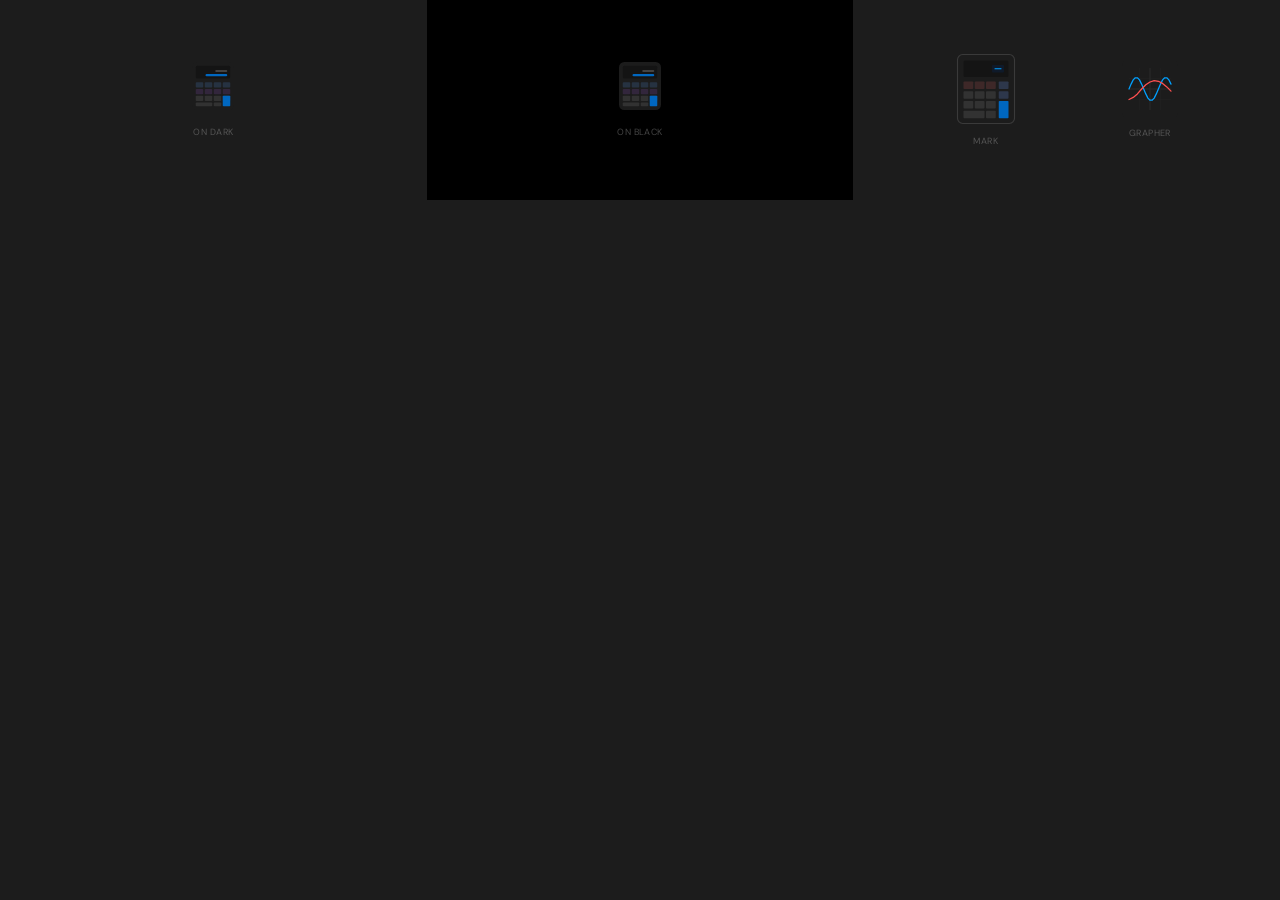
<file: Scientific Calculator Design System/guidelines/brand-logo.card.html>
<!-- @dsCard group="Brand" viewport="700x200" name="Logo" subtitle="Mark, horizontal lockup, and dark/light placements" -->
<!DOCTYPE html>
<html>
<head>
<meta charset="utf-8">
<link rel="stylesheet" href="../styles.css">
<style>
  * { box-sizing: border-box; margin: 0; padding: 0; }
  body { background: var(--color-bg); font-family: var(--font-sans); }
  .row { display: flex; gap: 0; height: 200px; }
  .cell { flex: 1; display: flex; flex-direction: column; align-items: center; justify-content: center; gap: 16px; padding: 20px; }
  .label { font-size: 9px; color: #444; letter-spacing: 0.05em; text-transform: uppercase; }
  .on-light { background: #f0f0f0; }
  .on-dark  { background: var(--color-bg); }
  .on-black { background: #000; }
</style>
</head>
<body>
<div class="row">
  <div class="cell on-dark">
    <img src="../assets/logo.svg" style="height:48px" alt="Scientific Calculator logo">
    <span class="label" style="color:#555">On dark</span>
  </div>
  <div class="cell on-black">
    <img src="../assets/logo.svg" style="height:48px" alt="Scientific Calculator logo">
    <span class="label" style="color:#444">On black</span>
  </div>
  <div class="cell on-dark" style="gap:24px; flex-direction: row; justify-content: space-evenly; align-items: center;">
    <div style="display:flex;flex-direction:column;align-items:center;gap:10px">
      <img src="../assets/logo-mark.svg" style="height:72px" alt="Logo mark">
      <span class="label" style="color:#555">Mark</span>
    </div>
    <div style="display:flex;flex-direction:column;align-items:center;gap:10px">
      <img src="../assets/grapher-icon.svg" style="height:56px" alt="Grapher icon">
      <span class="label" style="color:#555">Grapher</span>
    </div>
  </div>
</div>
</body>
</html>
</file>
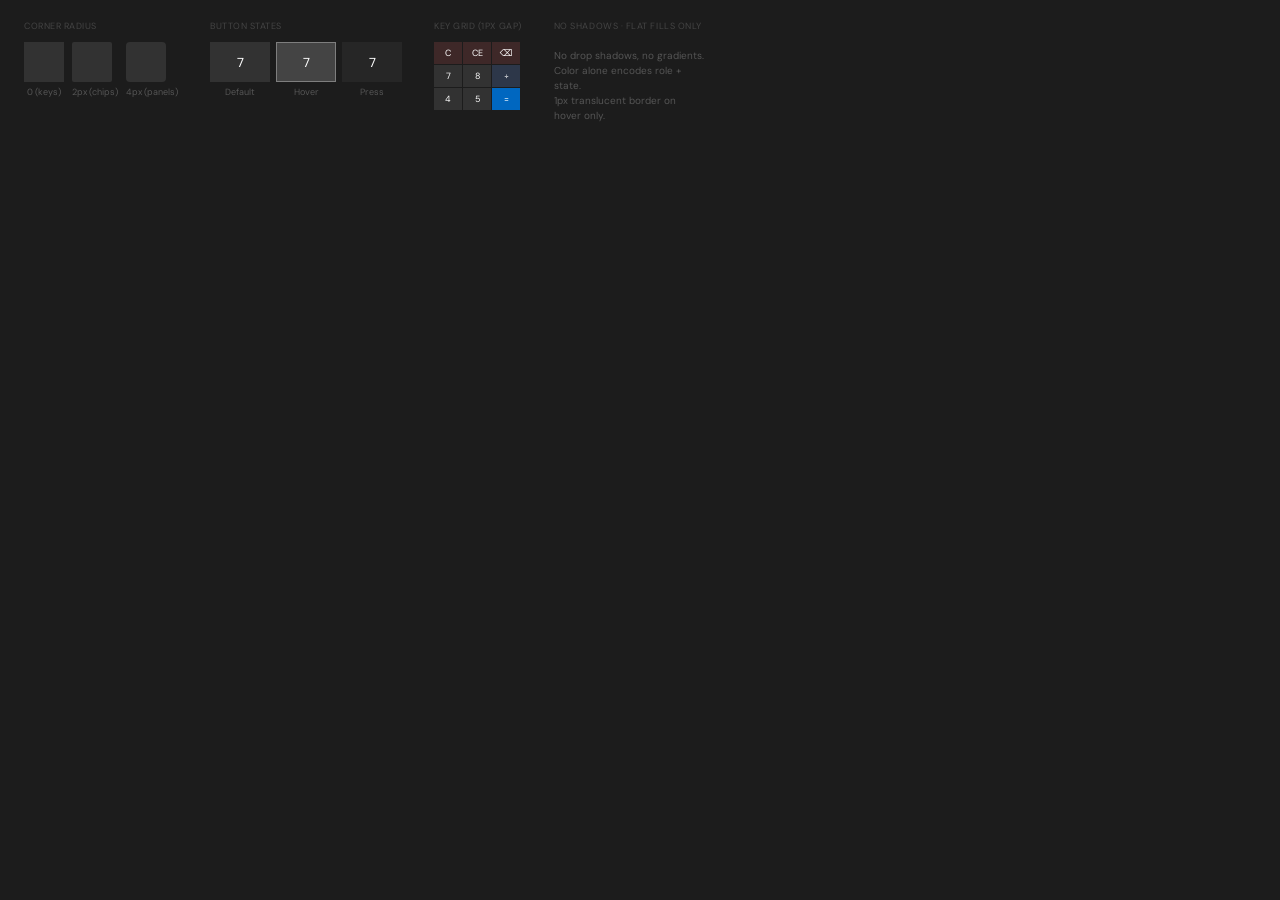
<file: Scientific Calculator Design System/guidelines/brand-motifs.card.html>
<!-- @dsCard group="Brand" viewport="700x150" name="Visual Motifs" subtitle="Corner radius, borders, button anatomy, grid pattern" -->
<!DOCTYPE html>
<html>
<head>
<meta charset="utf-8">
<link rel="stylesheet" href="../styles.css">
<style>
  * { box-sizing: border-box; margin: 0; padding: 0; }
  body { background: var(--color-bg); font-family: var(--font-sans); padding: 20px 24px; }
  .row { display: flex; gap: 24px; align-items: flex-start; }
  .group { display: flex; flex-direction: column; gap: 6px; }
  .group-title { font-size: 9px; color: #444; text-transform: uppercase; letter-spacing: .06em; margin-bottom: 4px; }

  /* Radius demos */
  .box { width: 40px; height: 40px; background: var(--color-btn-default); display:flex; align-items:center; justify-content:center; }
  .r0  { border-radius: 0; }
  .r2  { border-radius: 2px; }
  .r4  { border-radius: 4px; }

  /* Button anatomy */
  .btn-demo { height: 40px; width: 60px; display: flex; align-items:center; justify-content:center; font-size:13px; color:#fff; border: 1px solid transparent; }
  .btn-normal  { background: var(--color-btn-default); }
  .btn-hover   { background: var(--color-btn-default-hover); border-color: var(--color-border-hover); }
  .btn-pressed { background: var(--color-btn-press); }

  /* 1px gap grid -->*/
  .mini-grid { display: grid; grid-template-columns: repeat(3, 28px); grid-template-rows: repeat(3, 22px); gap: 1px; background: var(--color-bg); }
  .mini-cell { background: var(--color-btn-default); display:flex;align-items:center;justify-content:center; font-size:9px; color:#fff; }

  .lbl { font-size: 9px; color: #555; text-align:center; margin-top:4px; }
</style>
</head>
<body>
<div class="row">
  <div class="group">
    <div class="group-title">Corner radius</div>
    <div style="display:flex;gap:8px;align-items:flex-end">
      <div><div class="box r0"></div><div class="lbl">0 (keys)</div></div>
      <div><div class="box r2"></div><div class="lbl">2px (chips)</div></div>
      <div><div class="box r4"></div><div class="lbl">4px (panels)</div></div>
    </div>
  </div>
  <div class="group" style="margin-left:8px">
    <div class="group-title">Button states</div>
    <div style="display:flex;gap:6px;align-items:flex-end">
      <div><div class="btn-demo btn-normal">7</div><div class="lbl">Default</div></div>
      <div><div class="btn-demo btn-hover">7</div><div class="lbl">Hover</div></div>
      <div><div class="btn-demo btn-pressed">7</div><div class="lbl">Press</div></div>
    </div>
  </div>
  <div class="group" style="margin-left:8px">
    <div class="group-title">Key grid (1px gap)</div>
    <div class="mini-grid">
      <div class="mini-cell" style="background:var(--color-btn-utility)">C</div>
      <div class="mini-cell" style="background:var(--color-btn-utility)">CE</div>
      <div class="mini-cell" style="background:var(--color-btn-utility)">⌫</div>
      <div class="mini-cell">7</div><div class="mini-cell">8</div><div class="mini-cell" style="background:var(--color-btn-operator)">÷</div>
      <div class="mini-cell">4</div><div class="mini-cell">5</div><div class="mini-cell" style="background:var(--color-btn-equals)">=</div>
    </div>
  </div>
  <div class="group" style="margin-left:8px">
    <div class="group-title">No shadows · flat fills only</div>
    <div style="font-size:10px; color:#555; max-width:150px; line-height:1.5; margin-top:6px">
      No drop shadows, no gradients.<br>
      Color alone encodes role + state.<br>
      1px translucent border on hover only.
    </div>
  </div>
</div>
</body>
</html>
</file>
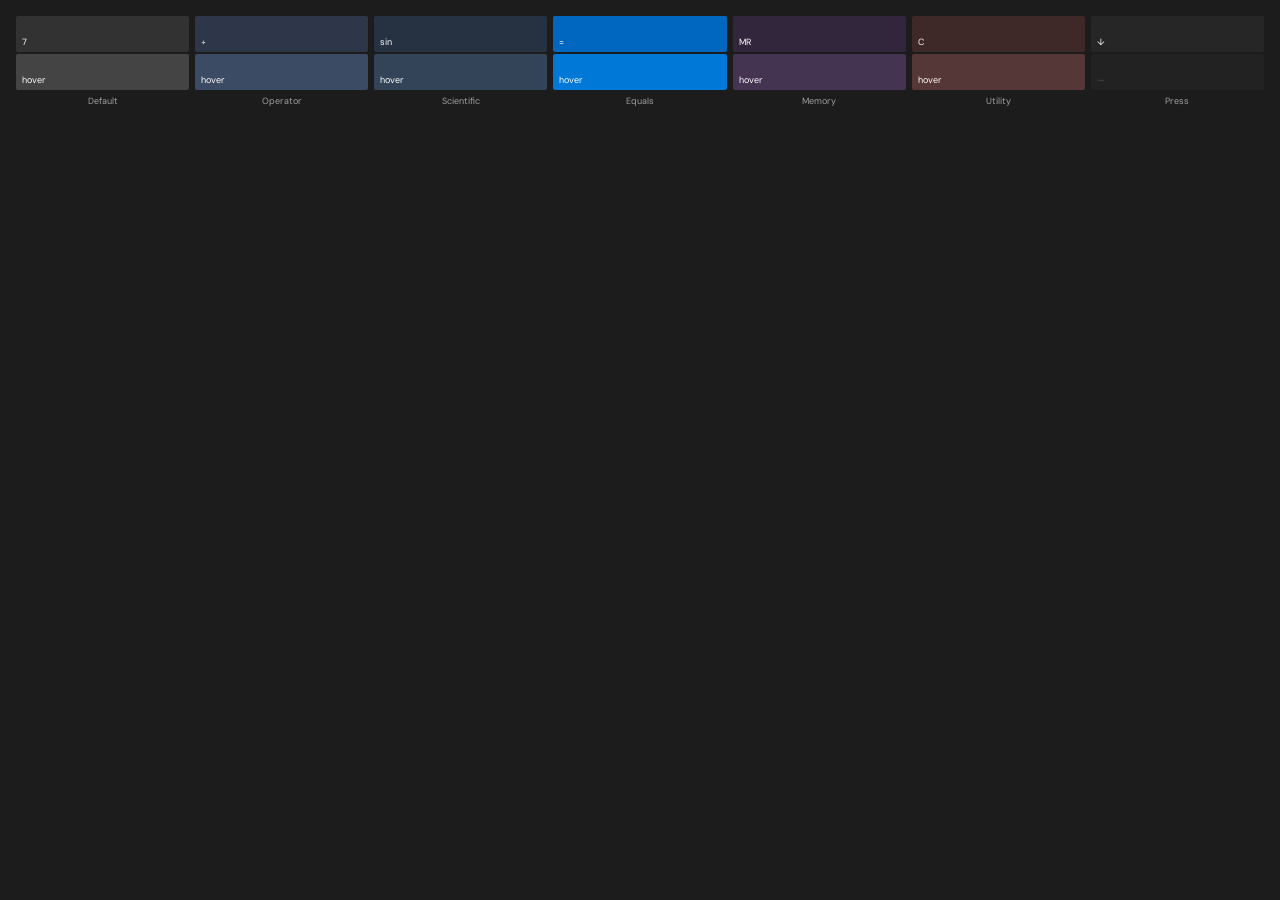
<file: Scientific Calculator Design System/guidelines/colors-buttons.card.html>
<!-- @dsCard group="Colors" viewport="700x160" name="Button Role Colors" subtitle="Default, hover states for every key category" -->
<!DOCTYPE html>
<html>
<head>
<meta charset="utf-8">
<link rel="stylesheet" href="../styles.css">
<style>
  * { box-sizing: border-box; margin: 0; padding: 0; }
  body { background: var(--color-bg); font-family: var(--font-sans); padding: 16px; }
  .row { display: flex; gap: 6px; margin-bottom: 6px; }
  .pair { display: flex; flex-direction: column; gap: 2px; flex: 1; }
  .swatch { height: 36px; border-radius: 2px; display: flex; align-items: flex-end; padding: 4px 6px; }
  .label { font-size: 9px; color: var(--color-text-secondary); }
  .name { font-size: 9px; color: var(--color-text-secondary); text-align: center; margin-top: 3px; }
  .dot  { width: 8px; height: 8px; border-radius: 50%; display: inline-block; margin-right: 4px; vertical-align: middle; }
</style>
</head>
<body>
<div class="row">
  <div class="pair">
    <div class="swatch" style="background:var(--color-btn-default)"><span class="label" style="color:#fff">7</span></div>
    <div class="swatch" style="background:var(--color-btn-default-hover)"><span class="label" style="color:#fff">hover</span></div>
    <div class="name">Default</div>
  </div>
  <div class="pair">
    <div class="swatch" style="background:var(--color-btn-operator)"><span class="label" style="color:#fff">÷</span></div>
    <div class="swatch" style="background:var(--color-btn-operator-hover)"><span class="label" style="color:#fff">hover</span></div>
    <div class="name">Operator</div>
  </div>
  <div class="pair">
    <div class="swatch" style="background:var(--color-btn-scientific)"><span class="label" style="color:#fff">sin</span></div>
    <div class="swatch" style="background:var(--color-btn-scientific-hover)"><span class="label" style="color:#fff">hover</span></div>
    <div class="name">Scientific</div>
  </div>
  <div class="pair">
    <div class="swatch" style="background:var(--color-btn-equals)"><span class="label" style="color:#fff">=</span></div>
    <div class="swatch" style="background:var(--color-btn-equals-hover)"><span class="label" style="color:#fff">hover</span></div>
    <div class="name">Equals</div>
  </div>
  <div class="pair">
    <div class="swatch" style="background:var(--color-btn-memory)"><span class="label" style="color:#fff">MR</span></div>
    <div class="swatch" style="background:var(--color-btn-memory-hover)"><span class="label" style="color:#fff">hover</span></div>
    <div class="name">Memory</div>
  </div>
  <div class="pair">
    <div class="swatch" style="background:var(--color-btn-utility)"><span class="label" style="color:#fff">C</span></div>
    <div class="swatch" style="background:var(--color-btn-utility-hover)"><span class="label" style="color:#fff">hover</span></div>
    <div class="name">Utility</div>
  </div>
  <div class="pair">
    <div class="swatch" style="background:var(--color-btn-press)"><span class="label" style="color:#fff">↓</span></div>
    <div class="swatch" style="background:var(--color-btn-press); opacity:.6"><span class="label" style="color:#777">—</span></div>
    <div class="name">Press</div>
  </div>
</div>
</body>
</html>
</file>
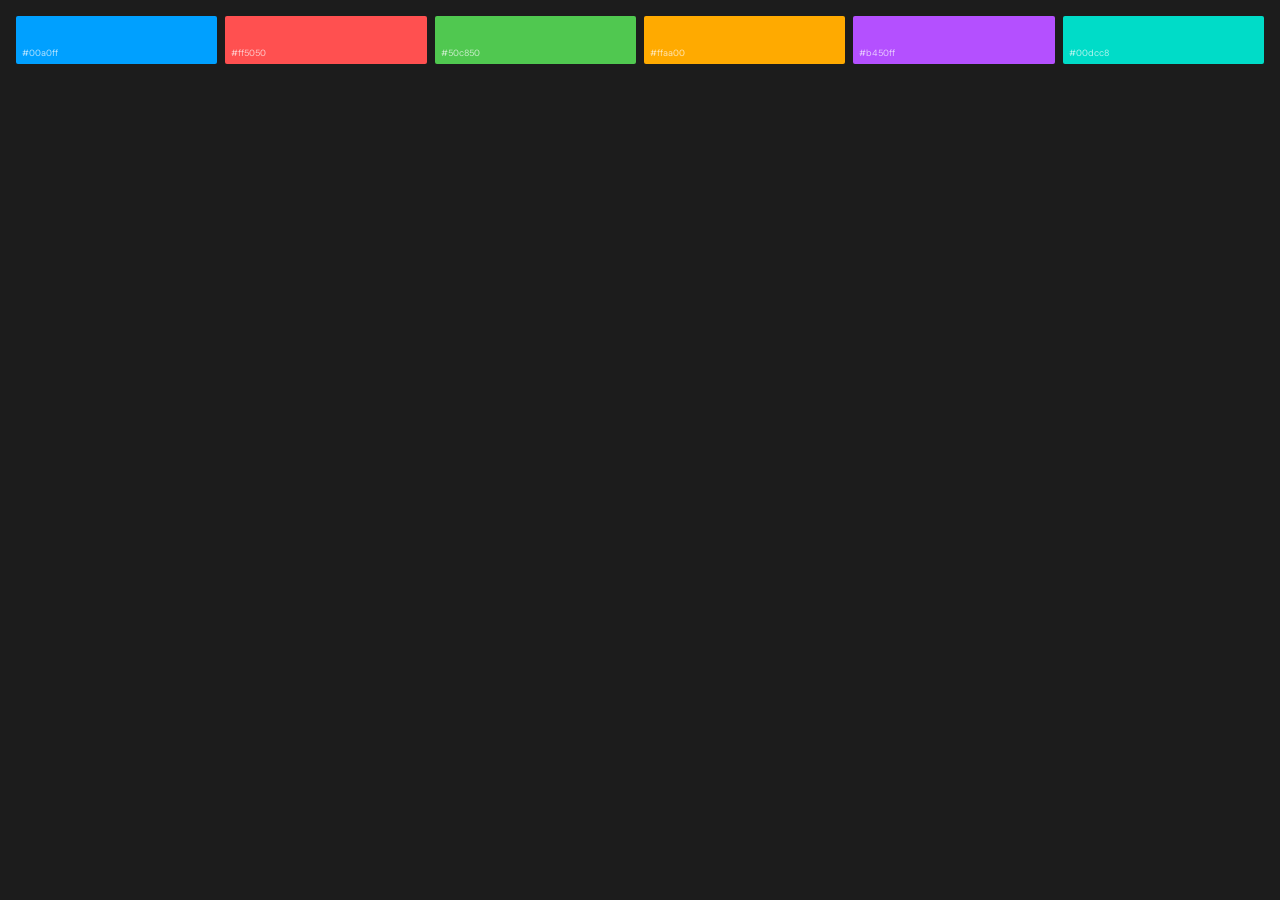
<file: Scientific Calculator Design System/guidelines/colors-plot.card.html>
<!-- @dsCard group="Colors" viewport="700x90" name="Grapher Plot Palette" subtitle="Six ordered colors for multi-function plots" -->
<!DOCTYPE html>
<html>
<head>
<meta charset="utf-8">
<link rel="stylesheet" href="../styles.css">
<style>
  * { box-sizing: border-box; margin: 0; padding: 0; }
  body { background: var(--color-bg); font-family: var(--font-sans); padding: 16px; }
  .row { display: flex; gap: 8px; }
  .swatch { flex: 1; height: 48px; border-radius: 2px; position: relative; }
  .label { position: absolute; bottom: 5px; left: 6px; font-size: 9px; color: rgba(255,255,255,0.7); }
</style>
</head>
<body>
<div class="row">
  <div class="swatch" style="background:var(--color-plot-1)"><span class="label">#00a0ff</span></div>
  <div class="swatch" style="background:var(--color-plot-2)"><span class="label">#ff5050</span></div>
  <div class="swatch" style="background:var(--color-plot-3)"><span class="label">#50c850</span></div>
  <div class="swatch" style="background:var(--color-plot-4)"><span class="label">#ffaa00</span></div>
  <div class="swatch" style="background:var(--color-plot-5)"><span class="label">#b450ff</span></div>
  <div class="swatch" style="background:var(--color-plot-6)"><span class="label">#00dcc8</span></div>
</div>
</body>
</html>
</file>
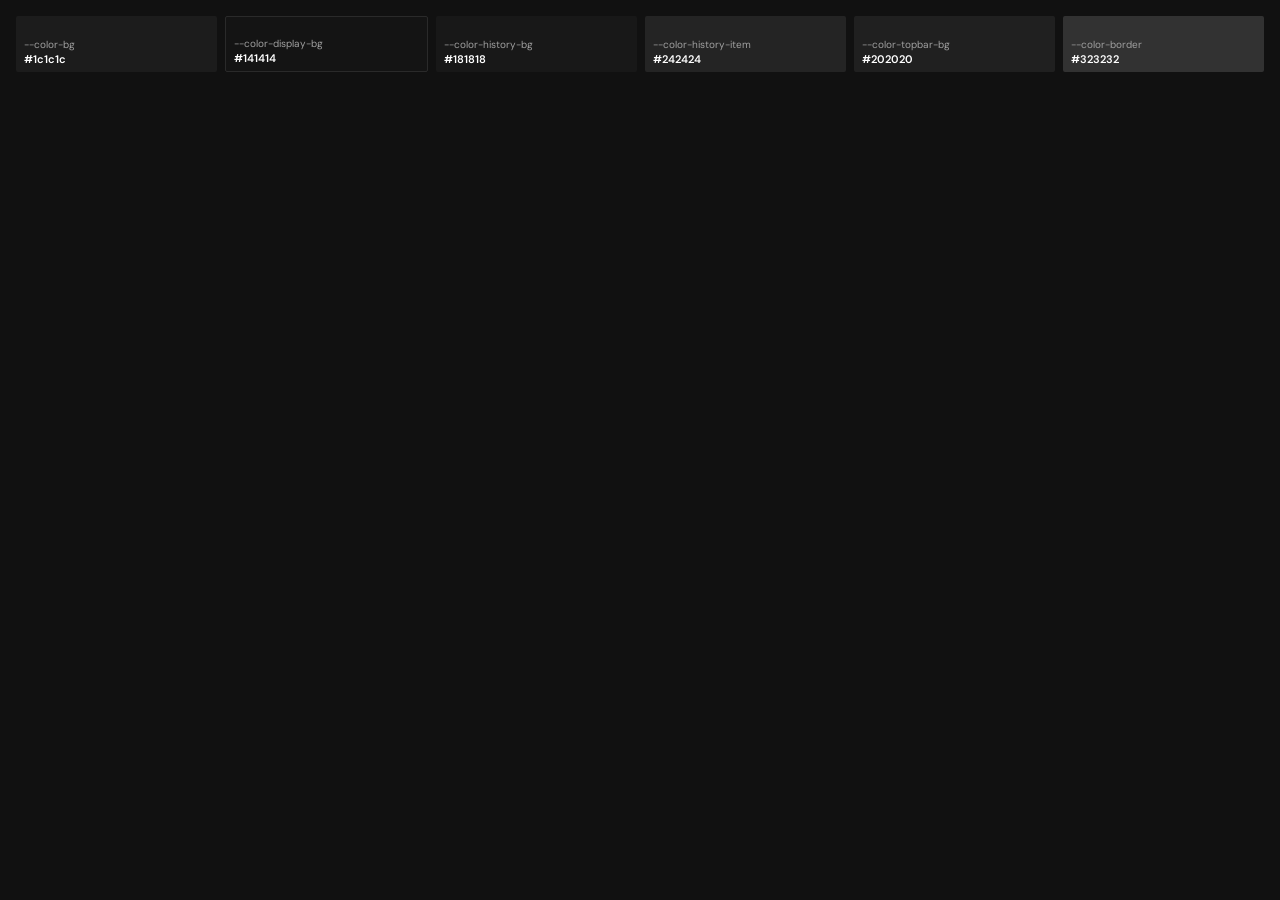
<file: Scientific Calculator Design System/guidelines/colors-surfaces.card.html>
<!-- @dsCard group="Colors" viewport="700x120" name="Surface Colors" subtitle="Background and surface hierarchy" -->
<!DOCTYPE html>
<html>
<head>
<meta charset="utf-8">
<link rel="stylesheet" href="../styles.css">
<style>
  * { box-sizing: border-box; margin: 0; padding: 0; }
  body { background: #111; font-family: var(--font-sans); padding: 16px; }
  .row { display: flex; gap: 8px; }
  .swatch { flex: 1; height: 56px; border-radius: 2px; display: flex; flex-direction: column; justify-content: flex-end; padding: 6px 8px; }
  .name { font-size: 10px; color: var(--color-text-secondary); font-weight: 400; }
  .hex  { font-size: 11px; color: var(--color-text-primary); font-weight: 600; margin-top: 1px; }
</style>
</head>
<body>
<div class="row">
  <div class="swatch" style="background:var(--color-bg)">
    <span class="name">--color-bg</span><span class="hex">#1c1c1c</span>
  </div>
  <div class="swatch" style="background:var(--color-display-bg); border:1px solid #2a2a2a">
    <span class="name">--color-display-bg</span><span class="hex">#141414</span>
  </div>
  <div class="swatch" style="background:var(--color-history-bg)">
    <span class="name">--color-history-bg</span><span class="hex">#181818</span>
  </div>
  <div class="swatch" style="background:var(--color-history-item)">
    <span class="name">--color-history-item</span><span class="hex">#242424</span>
  </div>
  <div class="swatch" style="background:var(--color-topbar-bg)">
    <span class="name">--color-topbar-bg</span><span class="hex">#202020</span>
  </div>
  <div class="swatch" style="background:var(--color-border)">
    <span class="name">--color-border</span><span class="hex">#323232</span>
  </div>
</div>
</body>
</html>
</file>
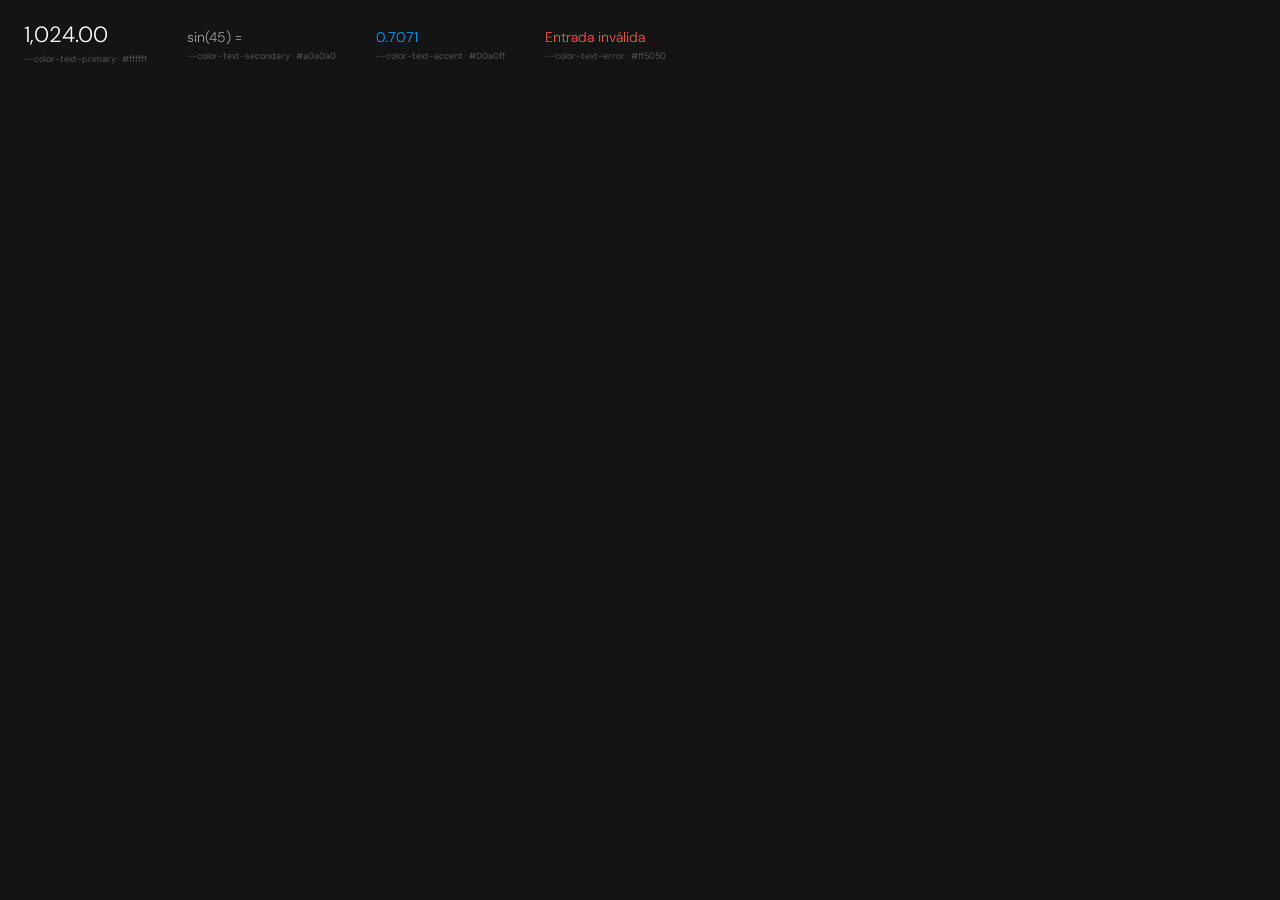
<file: Scientific Calculator Design System/guidelines/colors-text.card.html>
<!-- @dsCard group="Colors" viewport="700x100" name="Text & Accent Colors" subtitle="Primary, secondary, accent and error text" -->
<!DOCTYPE html>
<html>
<head>
<meta charset="utf-8">
<link rel="stylesheet" href="../styles.css">
<style>
  * { box-sizing: border-box; margin: 0; padding: 0; }
  body { background: var(--color-display-bg); font-family: var(--font-sans); padding: 20px 24px; }
  .row { display: flex; gap: 40px; align-items: baseline; }
  .item { display: flex; flex-direction: column; gap: 4px; }
  .sample { font-size: 22px; font-weight: 300; }
  .meta { font-size: 9px; color: #555; }
</style>
</head>
<body>
<div class="row">
  <div class="item">
    <span class="sample" style="color:var(--color-text-primary)">1,024.00</span>
    <span class="meta">--color-text-primary · #ffffff</span>
  </div>
  <div class="item">
    <span class="sample" style="color:var(--color-text-secondary); font-size:14px">sin(45) =</span>
    <span class="meta">--color-text-secondary · #a0a0a0</span>
  </div>
  <div class="item">
    <span class="sample" style="color:var(--color-text-accent); font-size:14px">0.7071</span>
    <span class="meta">--color-text-accent · #00a0ff</span>
  </div>
  <div class="item">
    <span class="sample" style="color:var(--color-text-error); font-size:14px">Entrada inválida</span>
    <span class="meta">--color-text-error · #ff5050</span>
  </div>
</div>
</body>
</html>
</file>
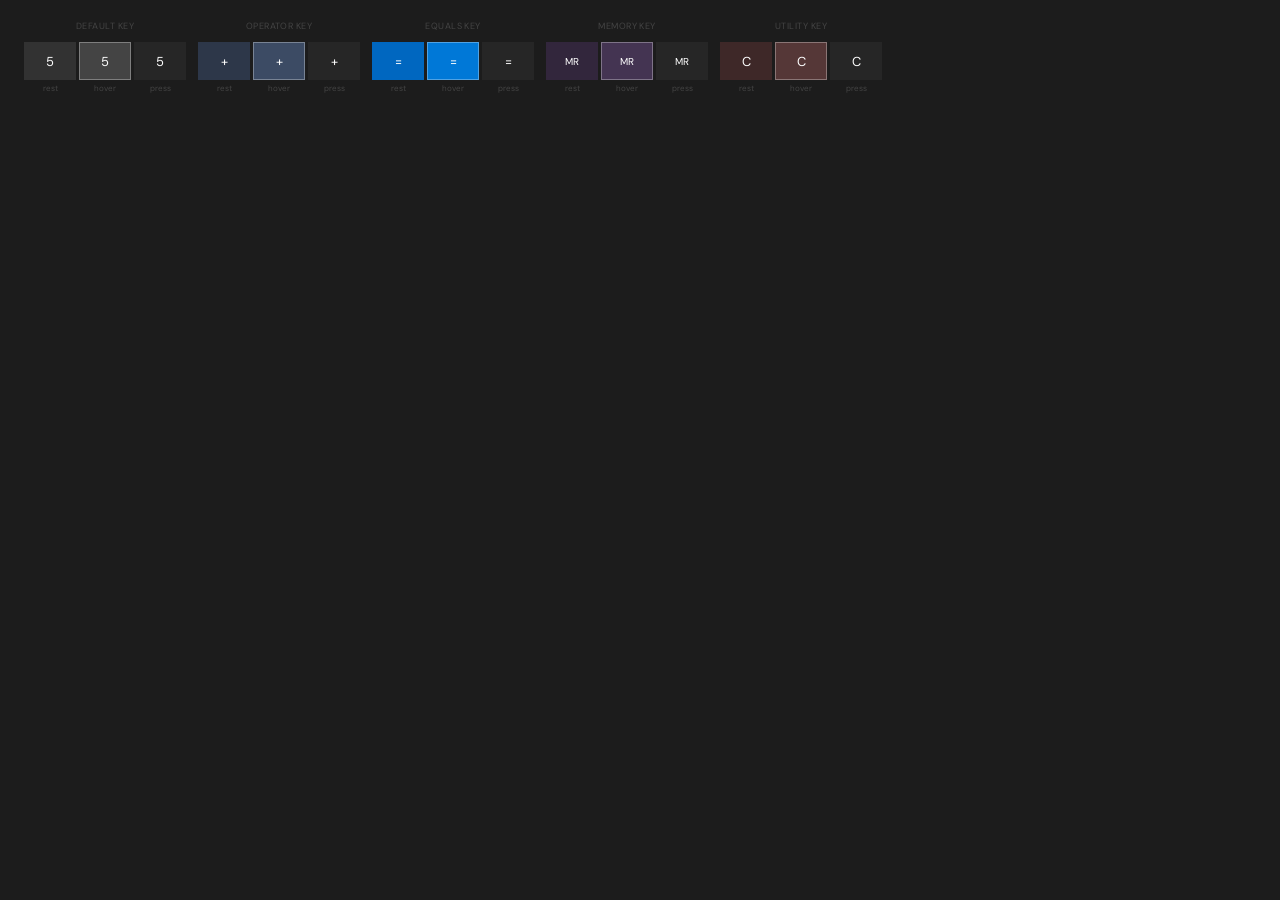
<file: Scientific Calculator Design System/guidelines/interactions.card.html>
<!-- @dsCard group="Brand" viewport="700x130" name="Interactions" subtitle="Hover: bg shift + 1px border · Press: darker bg · No animation delay" -->
<!DOCTYPE html>
<html>
<head>
<meta charset="utf-8">
<link rel="stylesheet" href="../styles.css">
<style>
  * { box-sizing: border-box; margin: 0; padding: 0; }
  body { background: var(--color-bg); font-family: var(--font-sans); padding: 20px 24px; }
  .row { display: flex; gap: 12px; }
  .group { display: flex; flex-direction: column; gap: 4px; align-items: center; }
  .title { font-size: 9px; color: #444; text-transform: uppercase; letter-spacing: .05em; margin-bottom: 6px; }
  .states { display: flex; gap: 3px; }
  .key { width: 52px; height: 38px; display: flex; align-items: center; justify-content: center; font-size: 13px; color: #fff; border: 1px solid transparent; transition: background 0.05s; }
  .lbl { font-size: 8px; color: #444; text-align: center; margin-top: 3px; }
</style>
</head>
<body>
<div class="row">
  <div class="group">
    <div class="title">Default key</div>
    <div class="states">
      <div><div class="key" style="background:var(--color-btn-default)">5</div><div class="lbl">rest</div></div>
      <div><div class="key" style="background:var(--color-btn-default-hover);border-color:var(--color-border-hover)">5</div><div class="lbl">hover</div></div>
      <div><div class="key" style="background:var(--color-btn-press)">5</div><div class="lbl">press</div></div>
    </div>
  </div>
  <div class="group">
    <div class="title">Operator key</div>
    <div class="states">
      <div><div class="key" style="background:var(--color-btn-operator)">+</div><div class="lbl">rest</div></div>
      <div><div class="key" style="background:var(--color-btn-operator-hover);border-color:var(--color-border-hover)">+</div><div class="lbl">hover</div></div>
      <div><div class="key" style="background:var(--color-btn-press)">+</div><div class="lbl">press</div></div>
    </div>
  </div>
  <div class="group">
    <div class="title">Equals key</div>
    <div class="states">
      <div><div class="key" style="background:var(--color-btn-equals)">=</div><div class="lbl">rest</div></div>
      <div><div class="key" style="background:var(--color-btn-equals-hover);border-color:var(--color-border-hover)">=</div><div class="lbl">hover</div></div>
      <div><div class="key" style="background:var(--color-btn-press)">=</div><div class="lbl">press</div></div>
    </div>
  </div>
  <div class="group">
    <div class="title">Memory key</div>
    <div class="states">
      <div><div class="key" style="background:var(--color-btn-memory);font-size:10px">MR</div><div class="lbl">rest</div></div>
      <div><div class="key" style="background:var(--color-btn-memory-hover);border-color:var(--color-border-hover);font-size:10px">MR</div><div class="lbl">hover</div></div>
      <div><div class="key" style="background:var(--color-btn-press);font-size:10px">MR</div><div class="lbl">press</div></div>
    </div>
  </div>
  <div class="group">
    <div class="title">Utility key</div>
    <div class="states">
      <div><div class="key" style="background:var(--color-btn-utility)">C</div><div class="lbl">rest</div></div>
      <div><div class="key" style="background:var(--color-btn-utility-hover);border-color:var(--color-border-hover)">C</div><div class="lbl">hover</div></div>
      <div><div class="key" style="background:var(--color-btn-press)">C</div><div class="lbl">press</div></div>
    </div>
  </div>
</div>
</body>
</html>
</file>
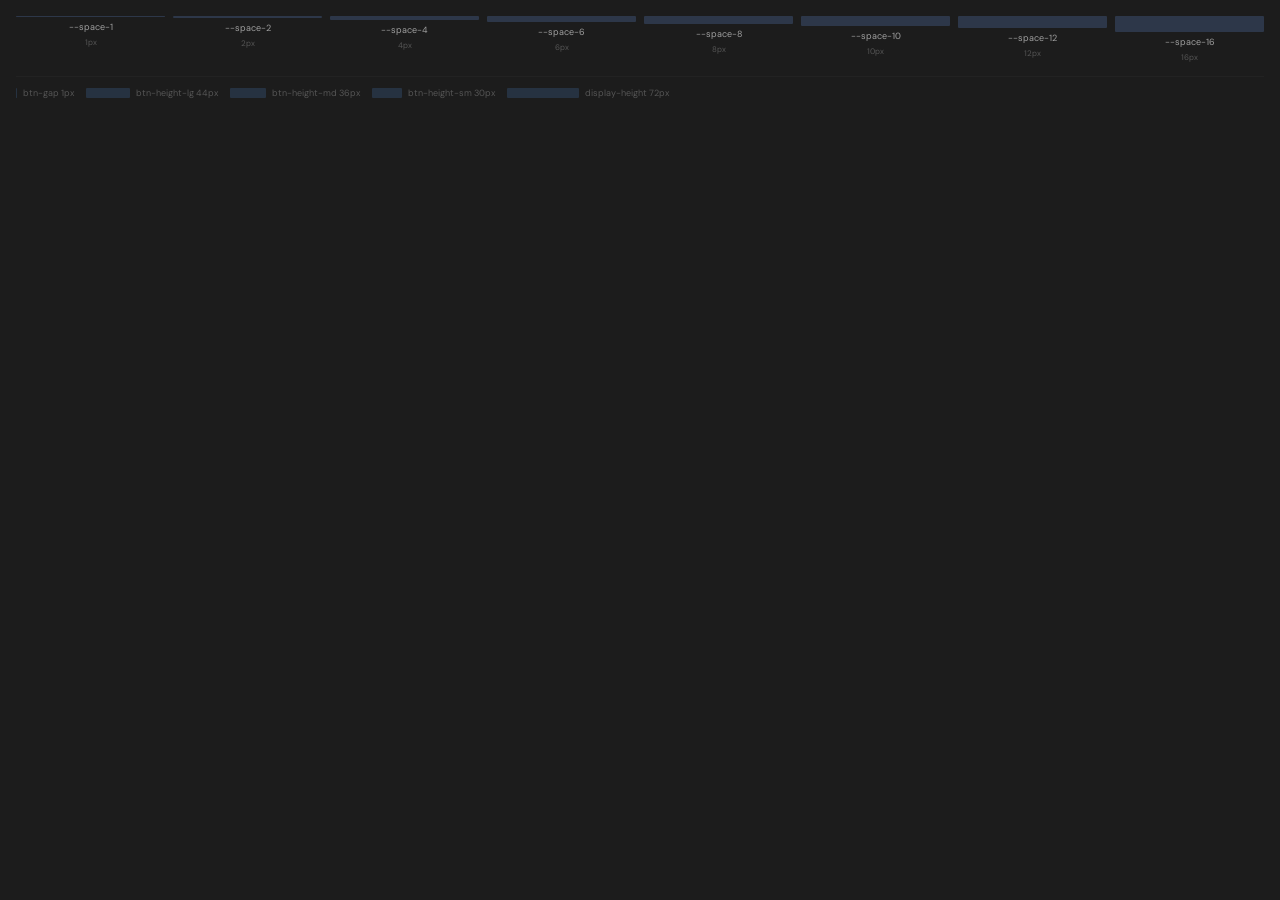
<file: Scientific Calculator Design System/guidelines/spacing.card.html>
<!-- @dsCard group="Spacing" viewport="700x180" name="Spacing Tokens" subtitle="Base scale and component-specific spacing values" -->
<!DOCTYPE html>
<html>
<head>
<meta charset="utf-8">
<link rel="stylesheet" href="../styles.css">
<style>
  * { box-sizing: border-box; margin: 0; padding: 0; }
  body { background: var(--color-bg); font-family: var(--font-sans); padding: 16px; }
  .grid { display: grid; grid-template-columns: repeat(8, 1fr); gap: 8px; margin-bottom: 14px; }
  .item { display: flex; flex-direction: column; align-items: center; gap: 4px; }
  .bar  { background: var(--color-btn-operator); border-radius: 1px; width: 100%; }
  .lbl  { font-size: 9px; color: var(--color-text-secondary); text-align: center; }
  .val  { font-size: 8px; color: #555; text-align: center; }
  .divider { border: none; border-top: 1px solid #222; margin: 0 0 10px; }
  .comp-row { display: flex; gap: 12px; flex-wrap: wrap; }
  .comp-item { display: flex; align-items: center; gap: 6px; }
  .comp-bar { background: var(--color-btn-scientific); height: 10px; border-radius: 1px; }
</style>
</head>
<body>
  <div class="grid">
    <div class="item"><div class="bar" style="height:1px"></div><span class="lbl">--space-1</span><span class="val">1px</span></div>
    <div class="item"><div class="bar" style="height:2px"></div><span class="lbl">--space-2</span><span class="val">2px</span></div>
    <div class="item"><div class="bar" style="height:4px"></div><span class="lbl">--space-4</span><span class="val">4px</span></div>
    <div class="item"><div class="bar" style="height:6px"></div><span class="lbl">--space-6</span><span class="val">6px</span></div>
    <div class="item"><div class="bar" style="height:8px"></div><span class="lbl">--space-8</span><span class="val">8px</span></div>
    <div class="item"><div class="bar" style="height:10px"></div><span class="lbl">--space-10</span><span class="val">10px</span></div>
    <div class="item"><div class="bar" style="height:12px"></div><span class="lbl">--space-12</span><span class="val">12px</span></div>
    <div class="item"><div class="bar" style="height:16px"></div><span class="lbl">--space-16</span><span class="val">16px</span></div>
  </div>
  <hr class="divider">
  <div class="comp-row">
    <div class="comp-item"><div class="comp-bar" style="width:var(--btn-gap)"></div><span class="lbl" style="font-size:9px;color:#555">btn-gap 1px</span></div>
    <div class="comp-item"><div class="comp-bar" style="width:44px"></div><span class="lbl" style="font-size:9px;color:#555">btn-height-lg 44px</span></div>
    <div class="comp-item"><div class="comp-bar" style="width:36px"></div><span class="lbl" style="font-size:9px;color:#555">btn-height-md 36px</span></div>
    <div class="comp-item"><div class="comp-bar" style="width:30px"></div><span class="lbl" style="font-size:9px;color:#555">btn-height-sm 30px</span></div>
    <div class="comp-item"><div class="comp-bar" style="width:72px"></div><span class="lbl" style="font-size:9px;color:#555">display-height 72px</span></div>
  </div>
</body>
</html>
</file>
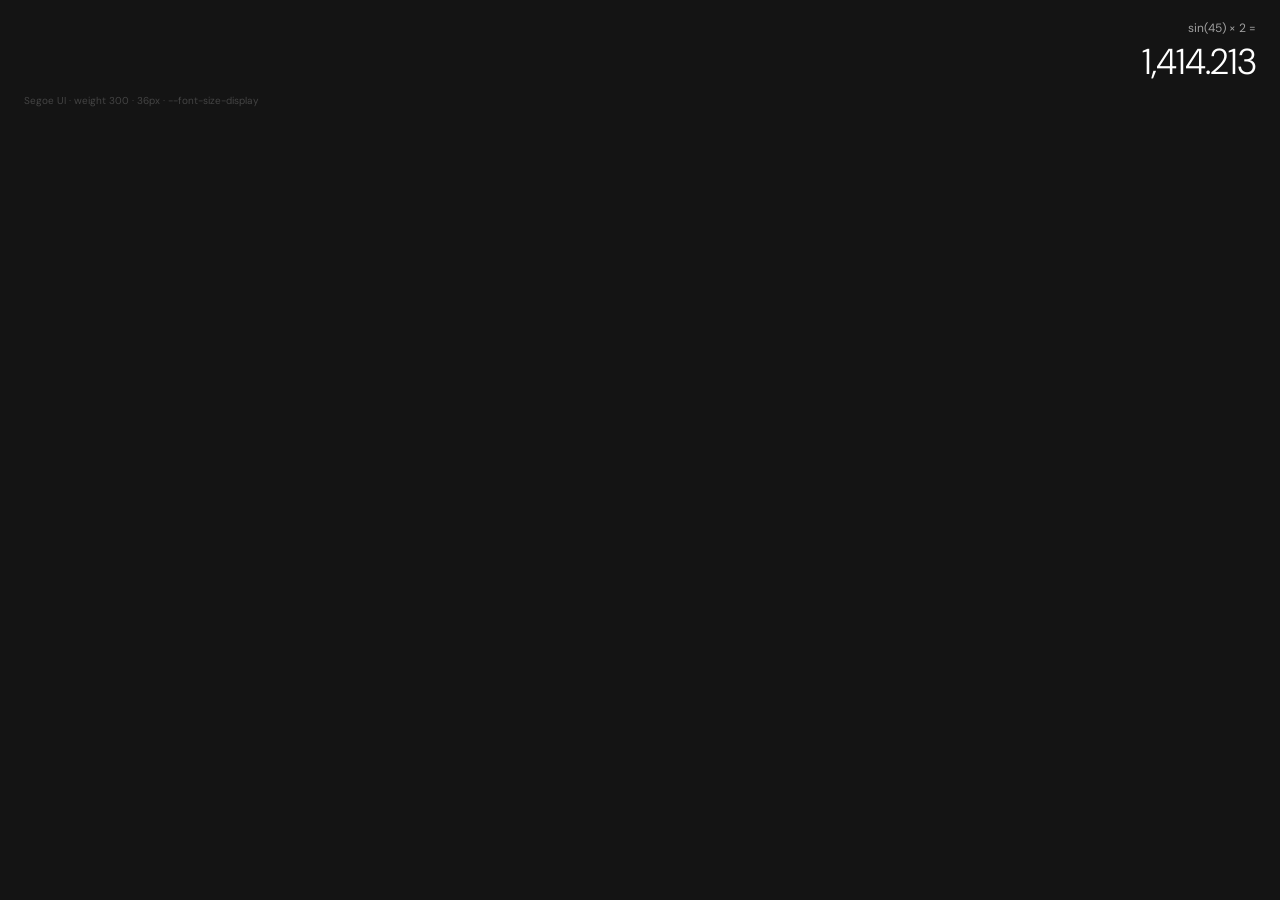
<file: Scientific Calculator Design System/guidelines/type-display.card.html>
<!-- @dsCard group="Type" viewport="700x160" name="Display Type" subtitle="Segoe UI Light 36px — main result number" -->
<!DOCTYPE html>
<html>
<head>
<meta charset="utf-8">
<link rel="stylesheet" href="../styles.css">
<link href="https://fonts.googleapis.com/css2?family=DM+Sans:wght@400;500;600;700&family=Outfit:wght@300;400&display=swap" rel="stylesheet">
<style>
  * { box-sizing: border-box; margin: 0; padding: 0; }
  body { background: var(--color-display-bg); font-family: var(--font-sans); padding: 20px 24px; }
  .display-num {
    font-size: var(--font-size-display);
    font-weight: var(--font-weight-light);
    color: var(--color-text-primary);
    text-align: right;
    letter-spacing: -0.02em;
    line-height: var(--leading-tight);
  }
  .expr {
    font-size: var(--font-size-expr);
    font-weight: var(--font-weight-regular);
    color: var(--color-text-secondary);
    text-align: right;
    margin-bottom: 6px;
  }
  .meta { font-size: 10px; color: #444; margin-top: 12px; }
</style>
</head>
<body>
  <div class="expr">sin(45) × 2 =</div>
  <div class="display-num">1,414.213</div>
  <div class="meta">Segoe UI · weight 300 · 36px · --font-size-display</div>
</body>
</html>
</file>
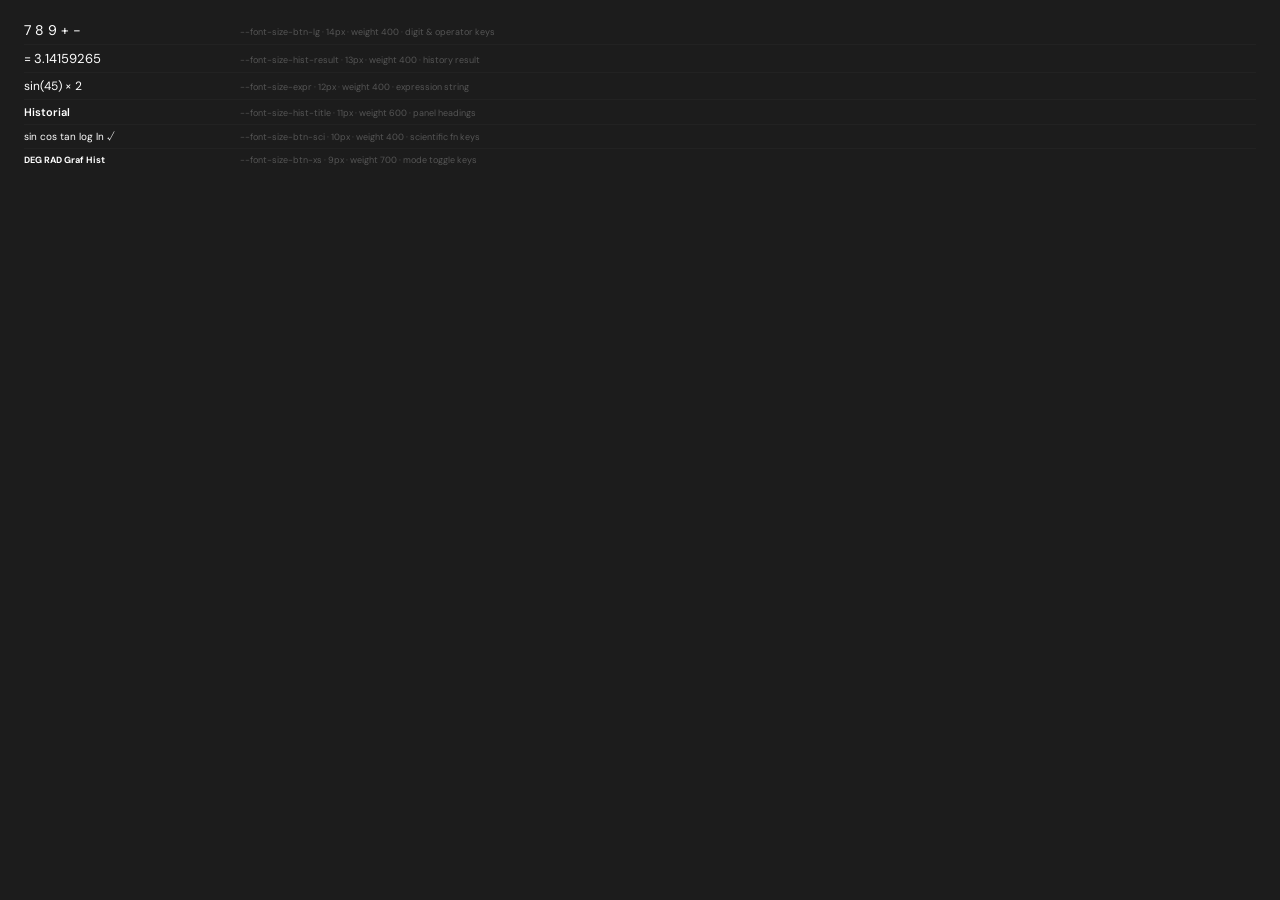
<file: Scientific Calculator Design System/guidelines/type-scale.card.html>
<!-- @dsCard group="Type" viewport="700x210" name="UI Type Scale" subtitle="All sizes used across keys, history, and mode controls" -->
<!DOCTYPE html>
<html>
<head>
<meta charset="utf-8">
<link rel="stylesheet" href="../styles.css">
<link href="https://fonts.googleapis.com/css2?family=DM+Sans:wght@400;500;600;700&family=Outfit:wght@300;400&display=swap" rel="stylesheet">
<style>
  * { box-sizing: border-box; margin: 0; padding: 0; }
  body { background: var(--color-bg); font-family: var(--font-sans); padding: 16px 24px; }
  .row { display: flex; align-items: baseline; gap: 16px; padding: 5px 0; border-bottom: 1px solid #222; }
  .row:last-child { border-bottom: none; }
  .sample { color: var(--color-text-primary); min-width: 200px; }
  .meta   { font-size: 9px; color: #555; }
</style>
</head>
<body>
  <div class="row">
    <span class="sample" style="font-size:var(--font-size-btn-lg); font-weight:400">7  8  9  +  −</span>
    <span class="meta">--font-size-btn-lg · 14px · weight 400 · digit & operator keys</span>
  </div>
  <div class="row">
    <span class="sample" style="font-size:var(--font-size-hist-result); font-weight:400">= 3.14159265</span>
    <span class="meta">--font-size-hist-result · 13px · weight 400 · history result</span>
  </div>
  <div class="row">
    <span class="sample" style="font-size:var(--font-size-expr); font-weight:400">sin(45) × 2</span>
    <span class="meta">--font-size-expr · 12px · weight 400 · expression string</span>
  </div>
  <div class="row">
    <span class="sample" style="font-size:var(--font-size-hist-title); font-weight:600">Historial</span>
    <span class="meta">--font-size-hist-title · 11px · weight 600 · panel headings</span>
  </div>
  <div class="row">
    <span class="sample" style="font-size:var(--font-size-btn-sci); font-weight:400">sin  cos  tan  log  ln  √</span>
    <span class="meta">--font-size-btn-sci · 10px · weight 400 · scientific fn keys</span>
  </div>
  <div class="row">
    <span class="sample" style="font-size:var(--font-size-btn-xs); font-weight:700">DEG  RAD  Graf  Hist</span>
    <span class="meta">--font-size-btn-xs · 9px · weight 700 · mode toggle keys</span>
  </div>
</body>
</html>
</file>
<file: Scientific Calculator Design System/styles.css>
/* ============================================================
   CalcSci Design System — Root Entry Point
   Import this single file in any consumer to get all tokens.
   ============================================================ */

@import './tokens/colors.css';
@import './tokens/typography.css';
@import './tokens/spacing.css';
</file>
